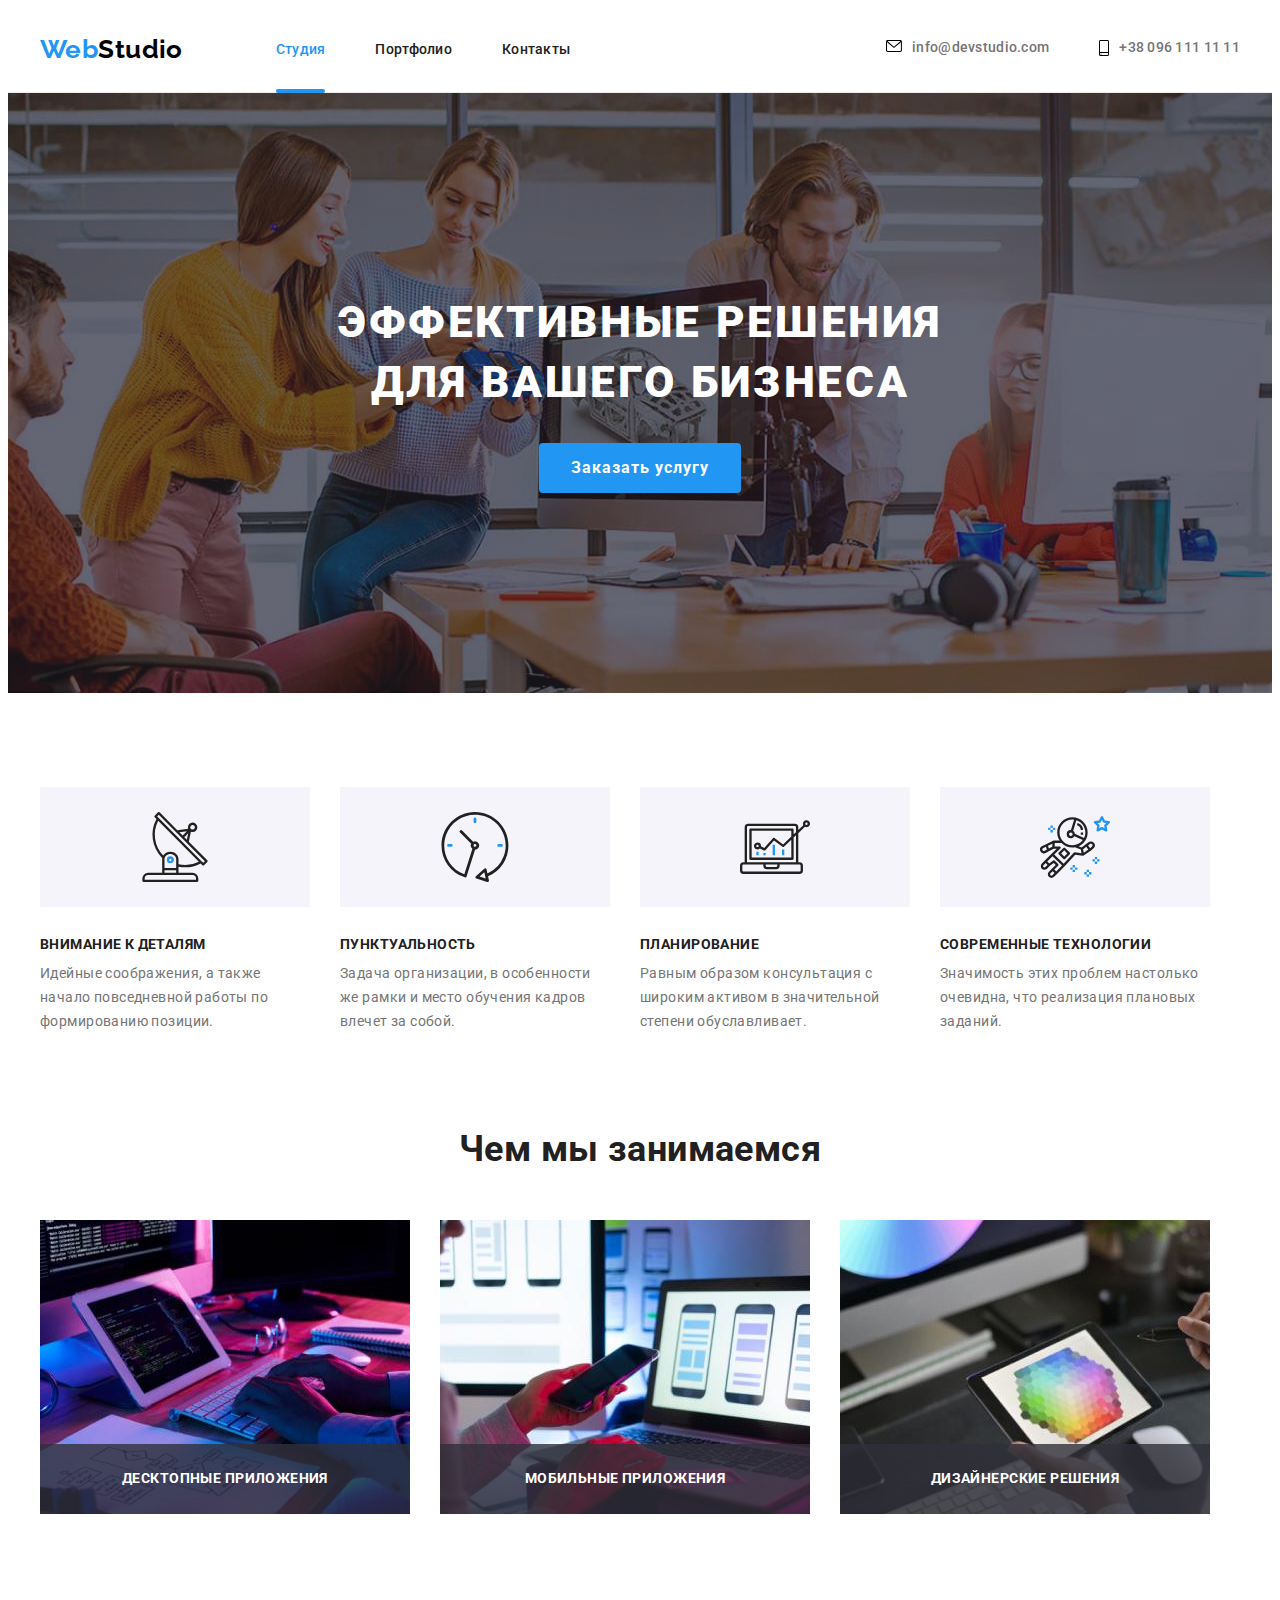
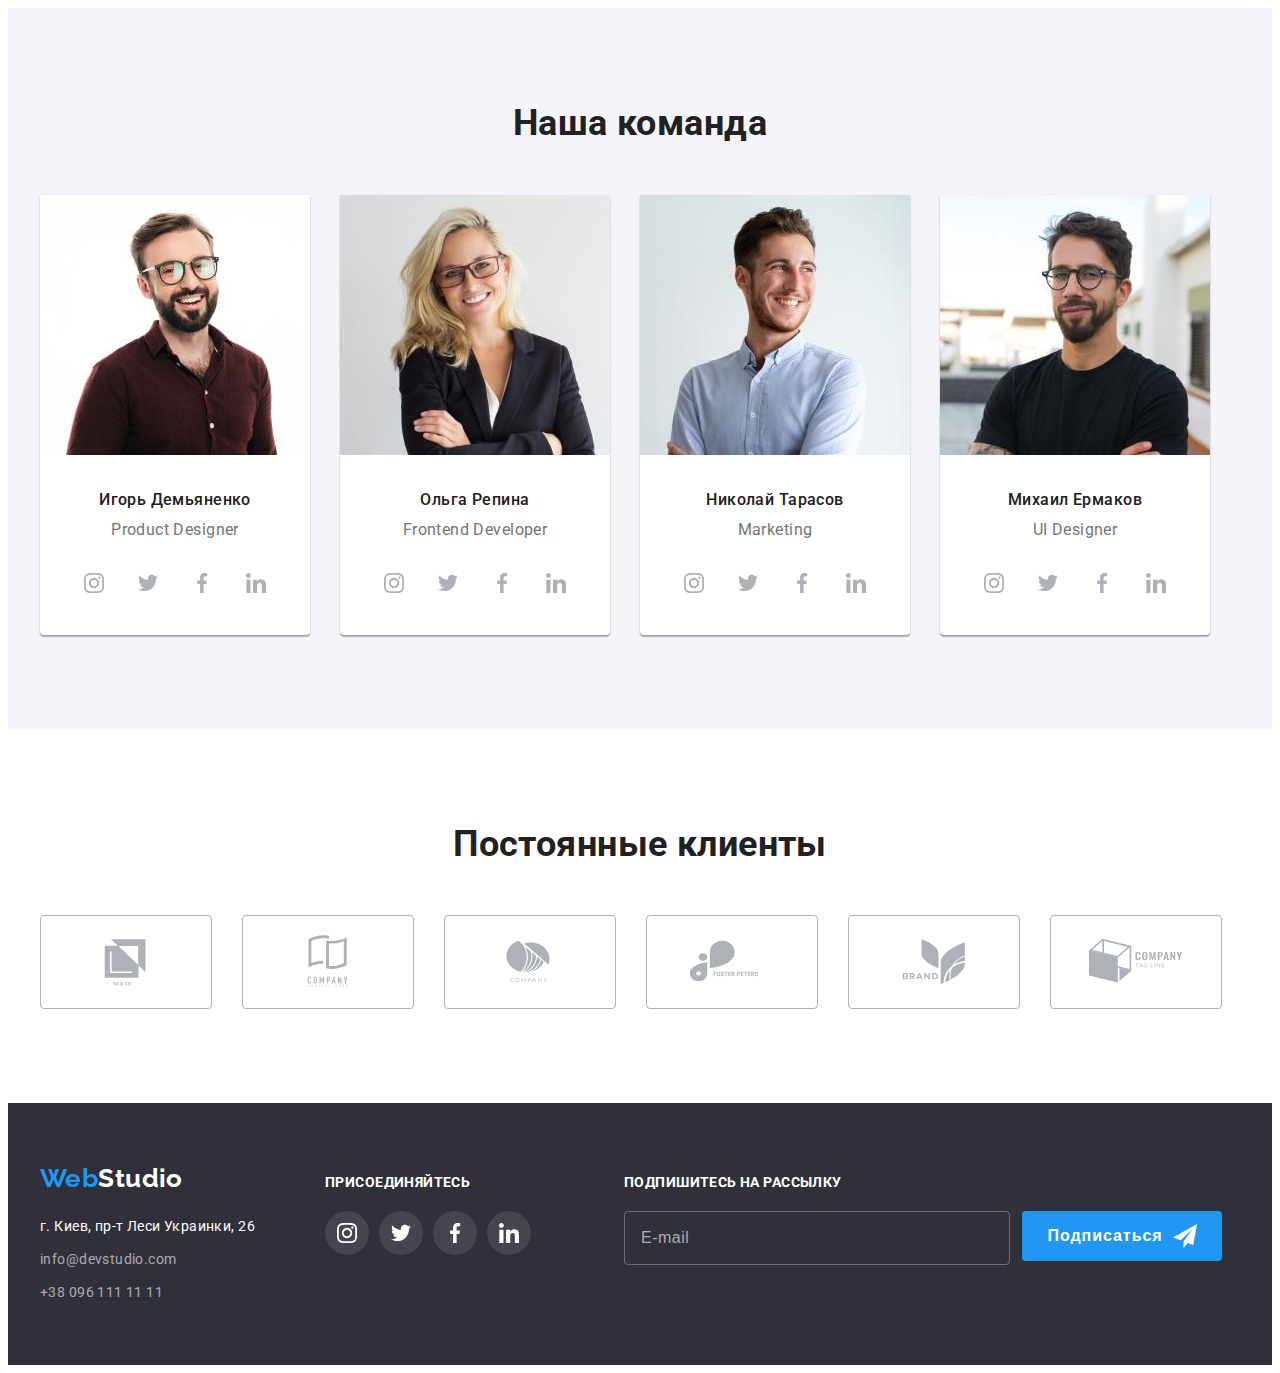
<file: index.html>
<!DOCTYPE html>
<html lang="ru">
<head>
    <meta charset="UTF-8">
    <meta http-equiv="X-UA-Compatible" content="IE=edge">
    <meta name="viewport" content="width=<device-width>, initial-scale=1.0">
    <title>WebStudio</title>
    <link rel="preconnect" href="https://fonts.googleapis.com">
    <link rel="preconnect" href="https://fonts.gstatic.com" crossorigin>
    <link href="https://fonts.googleapis.com/css2?family=Raleway:wght@700&family=Roboto:wght@400;500;700;900&display=swap"
        rel="stylesheet">
    <link rel="stylesheet" href="https://cdnjs.cloudflare.com/ajax/libs/modern-normalize/1.1.0/modern-normalize.min.css"
        integrity="sha512-wpPYUAdjBVSE4KJnH1VR1HeZfpl1ub8YT/NKx4PuQ5NmX2tKuGu6U/JRp5y+Y8XG2tV+wKQpNHVUX03MfMFn9Q=="
        crossorigin="anonymous" referrerpolicy="no-referrer" />
    <link rel="stylesheet" href="./css/styles.css">
</head>
<body>
    <header>
        <div class="container header-container">
            <nav class="navigation">
                <a href="./index.html" class="logo"><p lang="en"><span class="logo-text-blu">Web</span>Studio</p></a>
                <ul class="list-nav list">
                    <li class="nav-item"><a href="./index.html" class="link-nav link primary-link">Студия</a></li>
                    <li class="nav-item"><a href="./portfolio.html" class="link-nav link">Портфолио</a></li>
                    <li class="nav-item"><a href=""  class="link-nav link">Контакты</a></li>
                </ul>
            </nav>
            <ul class="list-nav list header-contacts">
                <li>
                    <a href="mailto:info@devstudio.com" class="contact link mail">
                        <svg class="mail-icon" width="16" height="12">
                            <use href="./images/symbol-defs.svg#icon-mail"></use>
                        </svg>
                        info@devstudio.com
                    </a>
                </li>
                <li>
                    <a href="tel:+380961111111" class="contact link tel">
                        <svg class="tel-icon" width="10" height="16">
                            <use href="./images/symbol-defs.svg#icon-telephone"></use>
                        </svg>
                        +38 096 111 11 11
                    </a>
                </li>
            </ul>
        </div>
    </header>
    <main>
        <section class="hero">
            <div class="hero-container">
            <h1 class="hero-title">Эффективные решения для вашего бизнеса</h1>
            <button type="button" class="hero-button" data-modal-open>Заказать услугу</button>
            </div>
        </section>
        <section class="advantage-section">
            <div class="container">
            <h2 hidden>Преимущества</h2>
            <ul class="list advantage">
                <li class="advantage-list">
                    <h3 class="advantage-title">Внимание к деталям</h3>
                    <p>Идейные соображения, а также начало повседневной работы по формированию позиции.</p>
                </li>
                <li class="advantage-list">
                    <h3 class="advantage-title">Пунктуальность</h3>
                    <p>Задача организации, в особенности же рамки и место обучения кадров влечет за собой.</p>
                </li>
                <li class="advantage-list">
                    <h3 class="advantage-title">Планирование</h3>
                    <p>Равным образом консультация с широким активом в значительной степени обуславливает.</p>
                </li>
                <li class="advantage-list">
                    <h3 class="advantage-title">Современные технологии</h3>
                    <p>Значимость этих проблем настолько очевидна, что реализация плановых заданий.</p>
                </li>
            </ul>
            </div>
        </section>
        <section class="services-section">
            <div class="container">
            <h2 class="section-title">Чем мы занимаемся</h2>
            <ul class="list services-list">
                <li class="services-item">
                    <h3 class="service-title">Десктопные приложения</h3>
                    <img src="./images/img-1.jpg" alt="Разработчик пишет код" width="370" height="294">
                </li>
                <li class="services-item">
                    <h3 class="service-title">Мобильные приложения</h3>
                    <img src="./images/img-2.jpg" alt="Разработчик на ноутбуке прототипирует мобильное приложение" width="370" height="294">
                </li>
                <li class="services-item">
                    <h3 class="service-title">Дизайнерские решения</h3>
                    <img src="./images/img-3.jpg" alt="Дизайнер на планшете подбирает цвет" width="370" height="294">
                </li>
            </ul>
            </div>
        </section>
        <section class="team-section">
            <div class="container">
            <h2 class="section-title">Наша команда</h2>
            <ul class="list team-list">
                <li class="team-items">
                    <img src="./images/team-img-1.jpg" alt="Разработчик 1" width="270" height="260">
                    <div class="team-text">
                        <h3 class="team-title">Игорь Демьяненко</h3>
                        <p lang="en" class="team-paragraf">Product Designer</p>
                        <ul class="team-socials-list list">
                            <li class="team-social-item">
                                <a href="" class="team-social-link link">
                                    <svg class="team-icon" width="20" height="20">
                                    <use href="./images/symbol-defs.svg#icon-instagram"></use>
                                    </svg>
                                </a>
                            </li>
                            <li class="team-social-item">
                                <a href="" class="team-social-link link">
                                    <svg class="team-icon" width="20" height="20">
                                        <use href="./images/symbol-defs.svg#icon-twitter"></use>
                                    </svg>
                                </a>
                            </li>
                            <li class="team-social-item">
                                <a href="" class="team-social-link link">
                                    <svg class="team-icon" width="20" height="20">
                                        <use href="./images/symbol-defs.svg#icon-facebook"></use>
                                    </svg>
                                </a>
                            </li>
                            <li class="team-social-item">
                                <a href="" class="team-social-link link">
                                    <svg class="team-icon" width="20" height="20">
                                        <use href="./images/symbol-defs.svg#icon-linkedin"></use>
                                    </svg>
                                </a>
                            </li>
                        </ul>
                    </div>
                </li>
                <li class="team-items">
                    <img src="./images/team-img-2.jpg" alt="Разработчик 2" width="270" height="260">
                    <div class="team-text">
                    <h3 class="team-title">Ольга Репина</h3>
                    <p lang="en" class="team-paragraf">Frontend Developer</p>
                    <ul class="team-socials-list list">
                        <li class="team-social-item">
                            <a href="" class="team-social-link link">
                                <svg class="team-icon" width="20" height="20">
                                    <use href="./images/symbol-defs.svg#icon-instagram"></use>
                                </svg>
                            </a>
                        </li>
                        <li class="team-social-item">
                            <a href="" class="team-social-link link">
                                <svg class="team-icon" width="20" height="20">
                                    <use href="./images/symbol-defs.svg#icon-twitter"></use>
                                </svg>
                            </a>
                        </li>
                        <li class="team-social-item">
                            <a href="" class="team-social-link link">
                                <svg class="team-icon" width="20" height="20">
                                    <use href="./images/symbol-defs.svg#icon-facebook"></use>
                                </svg>
                            </a>
                        </li>
                        <li class="team-social-item">
                            <a href="" class="team-social-link link">
                                <svg class="team-icon" width="20" height="20">
                                    <use href="./images/symbol-defs.svg#icon-linkedin"></use>
                                </svg>
                            </a>
                        </li>
                    </ul>
                    </div>
                </li>
                <li class="team-items">
                    <img src="./images/team-img-3.jpg" alt="Разработчик 3" width="270" height="260">
                    <div class="team-text">
                    <h3 class="team-title">Николай Тарасов</h3>
                    <p lang="en" class="team-paragraf">Marketing</p>
                    <ul class="team-socials-list list">
                        <li class="team-social-item">
                            <a href="" class="team-social-link link">
                                <svg class="team-icon" width="20" height="20">
                                    <use href="./images/symbol-defs.svg#icon-instagram"></use>
                                </svg>
                            </a>
                        </li>
                        <li class="team-social-item">
                            <a href="" class="team-social-link link">
                                <svg class="team-icon" width="20" height="20">
                                    <use href="./images/symbol-defs.svg#icon-twitter"></use>
                                </svg>
                            </a>
                        </li>
                        <li class="team-social-item">
                            <a href="" class="team-social-link link">
                                <svg class="team-icon" width="20" height="20">
                                    <use href="./images/symbol-defs.svg#icon-facebook"></use>
                                </svg>
                            </a>
                        </li>
                        <li class="team-social-item">
                            <a href="" class="team-social-link link">
                                <svg class="team-icon" width="20" height="20">
                                    <use href="./images/symbol-defs.svg#icon-linkedin"></use>
                                </svg>
                            </a>
                        </li>
                    </ul>
                    </div>
                </li>
                <li class="team-items">
                    <img src="./images/team-img-4.jpg" alt="Разработчик 4" width="270" height="260">
                    <div class="team-text">
                    <h3 class="team-title">Михаил Ермаков</h3>
                    <p lang="en" class="team-paragraf">UI Designer</p>
                    <ul class="team-socials-list list">
                        <li class="team-social-item">
                            <a href="" class="team-social-link link">
                                <svg class="team-icon" width="20" height="20">
                                    <use href="./images/symbol-defs.svg#icon-instagram"></use>
                                </svg>
                            </a>
                        </li>
                        <li class="team-social-item">
                            <a href="" class="team-social-link link">
                                <svg class="team-icon" width="20" height="20">
                                    <use href="./images/symbol-defs.svg#icon-twitter"></use>
                                </svg>
                            </a>
                        </li>
                        <li class="team-social-item">
                            <a href="" class="team-social-link link">
                                <svg class="team-icon" width="20" height="20">
                                    <use href="./images/symbol-defs.svg#icon-facebook"></use>
                                </svg>
                            </a>
                        </li>
                        <li class="team-social-item">
                            <a href="" class="team-social-link link">
                                <svg class="team-icon" width="20" height="20">
                                    <use href="./images/symbol-defs.svg#icon-linkedin"></use>
                                </svg>
                            </a>
                        </li>
                    </ul>
                    </div>
                </li>
            </ul>
            </div>
        </section>
        <section class="clients-section">
            <div class="container">
            <h2 class="section-title">Постоянные клиенты</h2>
            <ul class="list clients-list">
                <li class="client-item">
                    <a href="" class="link client-link">
                    <svg class="" width="106" height="60">
                        <use class="clients-icon" href="./images/symbol-defs.svg#icon-client-1">
                        </use>
                    </svg>
                    </a>
                </li>
                <li class="client-item">
                    <a href="" class="link client-link">
                        <svg class="" width="106" height="60">
                            <use class="clients-icon" href="./images/symbol-defs.svg#icon-client-2">
                            </use>
                        </svg>
                    </a>
                </li>
                <li class="client-item">
                    <a href="" class="link client-link">
                        <svg class="" width="106" height="60">
                            <use class="clients-icon" href="./images/symbol-defs.svg#icon-client-3">
                            </use>
                        </svg>
                    </a>
                </li>
                <li class="client-item">
                    <a href="" class="link client-link">
                        <svg class="" width="106" height="60">
                            <use class="clients-icon" href="./images/symbol-defs.svg#icon-client-4">
                            </use>
                        </svg>
                    </a>
                </li>
                <li class="client-item">
                    <a href="" class="link client-link">
                        <svg class="" width="106" height="60">
                            <use class="clients-icon" href="./images/symbol-defs.svg#icon-client-5">
                            </use>
                        </svg>
                    </a>
                </li>
                <li class="client-item">
                    <a href="" class="link client-link">
                        <svg class="" width="106" height="60">
                            <use class="clients-icon" href="./images/symbol-defs.svg#icon-client-6">
                            </use>
                        </svg>
                    </a>
                </li>
            </ul>
            </div>
        </section>
    </main>
    <footer class="footer">
        <div class="container footer-container">
        <div class="footer-address-container">
        <a href="./index.html" class="logo-footer"><span class="logo-text-blu">Web</span>Studio</a>
        <address>
            <ul class="list">
                <li class="footer-list">
                    <a href="https://goo.gl/maps/zLNUuuCCSBXQonxw8"
                    target="_blank"
                    rel="nooener noreferrer" class="map link"
                    >г. Киев, пр-т Леси Украинки, 26</a>
                </li>
                <li class="footer-list">
                    <a href="mailto:info@devstudio.com" class="contact-footer link">info@devstudio.com</a>
                </li>
                <li class="footer-list">
                    <a href="tel:+380961111111" class="contact-footer link">+38 096 111 11 11</a>
                </li>
            </ul>
        </address>
        </div>
        <div class="footer-social-container">
            <p class="footer-social-text">присоединяйтесь</p>
            <ul class="list footer-social-list">
                <li class="footer-social-item">
                    <a href="" class="link footer-social-link">
                        <svg class="footer-social-icon" width="20" height="20">
                            <use href="./images/symbol-defs.svg#icon-instagram">
                            </use>
                        </svg>
                    </a>
                </li>
                <li class="footer-social-item">
                    <a href="" class="link footer-social-link">
                        <svg class="footer-social-icon" width="20" height="20">
                            <use href="./images/symbol-defs.svg#icon-twitter">
                            </use>
                        </svg>
                    </a>
                </li>
                <li class="footer-social-item">
                    <a href="" class="link footer-social-link">
                        <svg class="footer-social-icon" width="20" height="20">
                            <use href="./images/symbol-defs.svg#icon-facebook">
                            </use>
                        </svg>
                    </a>
                </li>
                <li class="footer-social-item">
                    <a href="" class="link footer-social-link">
                        <svg class="footer-social-icon" width="20" height="20">
                            <use href="./images/symbol-defs.svg#icon-linkedin">
                            </use>
                        </svg>
                    </a>
                </li>
            </ul>
        </div>
        <div>
        <p class="footer-form-title">Подпишитесь на рассылку</p>
        <form class="footer-form">
            <!-- <label for="footer-form-email" class="footer-form-text">Подпишитесь на рассылку</label> -->
            <input type="email" name="footer-form-email" placeholder="E-mail" class="footer-form-input">
            <button type="submit" class="footer-form-btn">Подписаться
                <svg class="footer-form-icon" width="24" height="24">
                    <use href="./images/symbol-defs.svg#icon-icon-send"></use>
                </svg>
            </button>
        </form>
        </div>
        </div>
    </footer>
    <div class="backdrop is-hidden" data-modal>
        <div class="modal">
            <button type="button" class="modal-close" data-modal-close>
                <svg class="modal-icon-close" width="11" height="11">
                    <use href="./images/symbol-defs.svg#icon-vector"></use>
                </svg>
            </button>
            <p class="modal-title">Оставьте свои данные, мы вам перезвоним</p>
            <form action="#" class="modal-form">
                <div class="modal-field">
                <label for="name" class="label-text">Имя</label>
                <div class="input-wrap">
                <input type="text" name="user-name" id="name" class="modal-form-input">
                <svg width="18" height="18" class="form-input-icon">
                    <use href="./images/symbol-defs.svg#icon-form-input-name"></use>
                </svg>
                </div>
                </div>
                <div class="modal-field">
                <label for="tel" class="label-text">Телефон</label>
                <div class="input-wrap">
                <input type="tel" name="user-tel" id="tel" class="modal-form-input">
                <svg width="18" height="18" class="form-input-icon">
                    <use href="./images/symbol-defs.svg#icon-form-input-tel"></use>
                </svg>
                </div>
                </div>
                <div class="modal-field">
                <label for="email" class="label-text">Почта</label>
                <div class="input-wrap">
                <input type="email" name="user-email" id="email" class="modal-form-input">
                <svg width="18" height="18" class="form-input-icon">
                    <use href="./images/symbol-defs.svg#icon-form-input-mail"></use>
                </svg>
                </div>
                </div>
                <div class="textarea">
                <label for="textarea" class="label-text">Комментарий</label>
                <textarea name="textarea" id="textarea" class="modal-form-textarea" placeholder="Введите текст"></textarea>
                </div>
                <div class="check">
                    <input type="checkbox" name="policy" id="policy" class="modal-check visually-hidden" >
                    <label for="policy" class="check-text">
                        <span class="check-item">
                        <svg width="11" height="8" class="check-icon">
                            <use href="./images/symbol-defs.svg#icon-check"></use>
                        </svg>
                    </span>
                    Соглашаюсь с рассылкой и принимаю 
                    <a href="" class="check-link"> Условия договора
                    </a>
                    </label>
                </div>
                <button type="submit" class="form-button">Отправить</button>
            </form>
        </div>
    </div>
    <script src="./js/modal.js"></script>
</body>
</html>
</file>
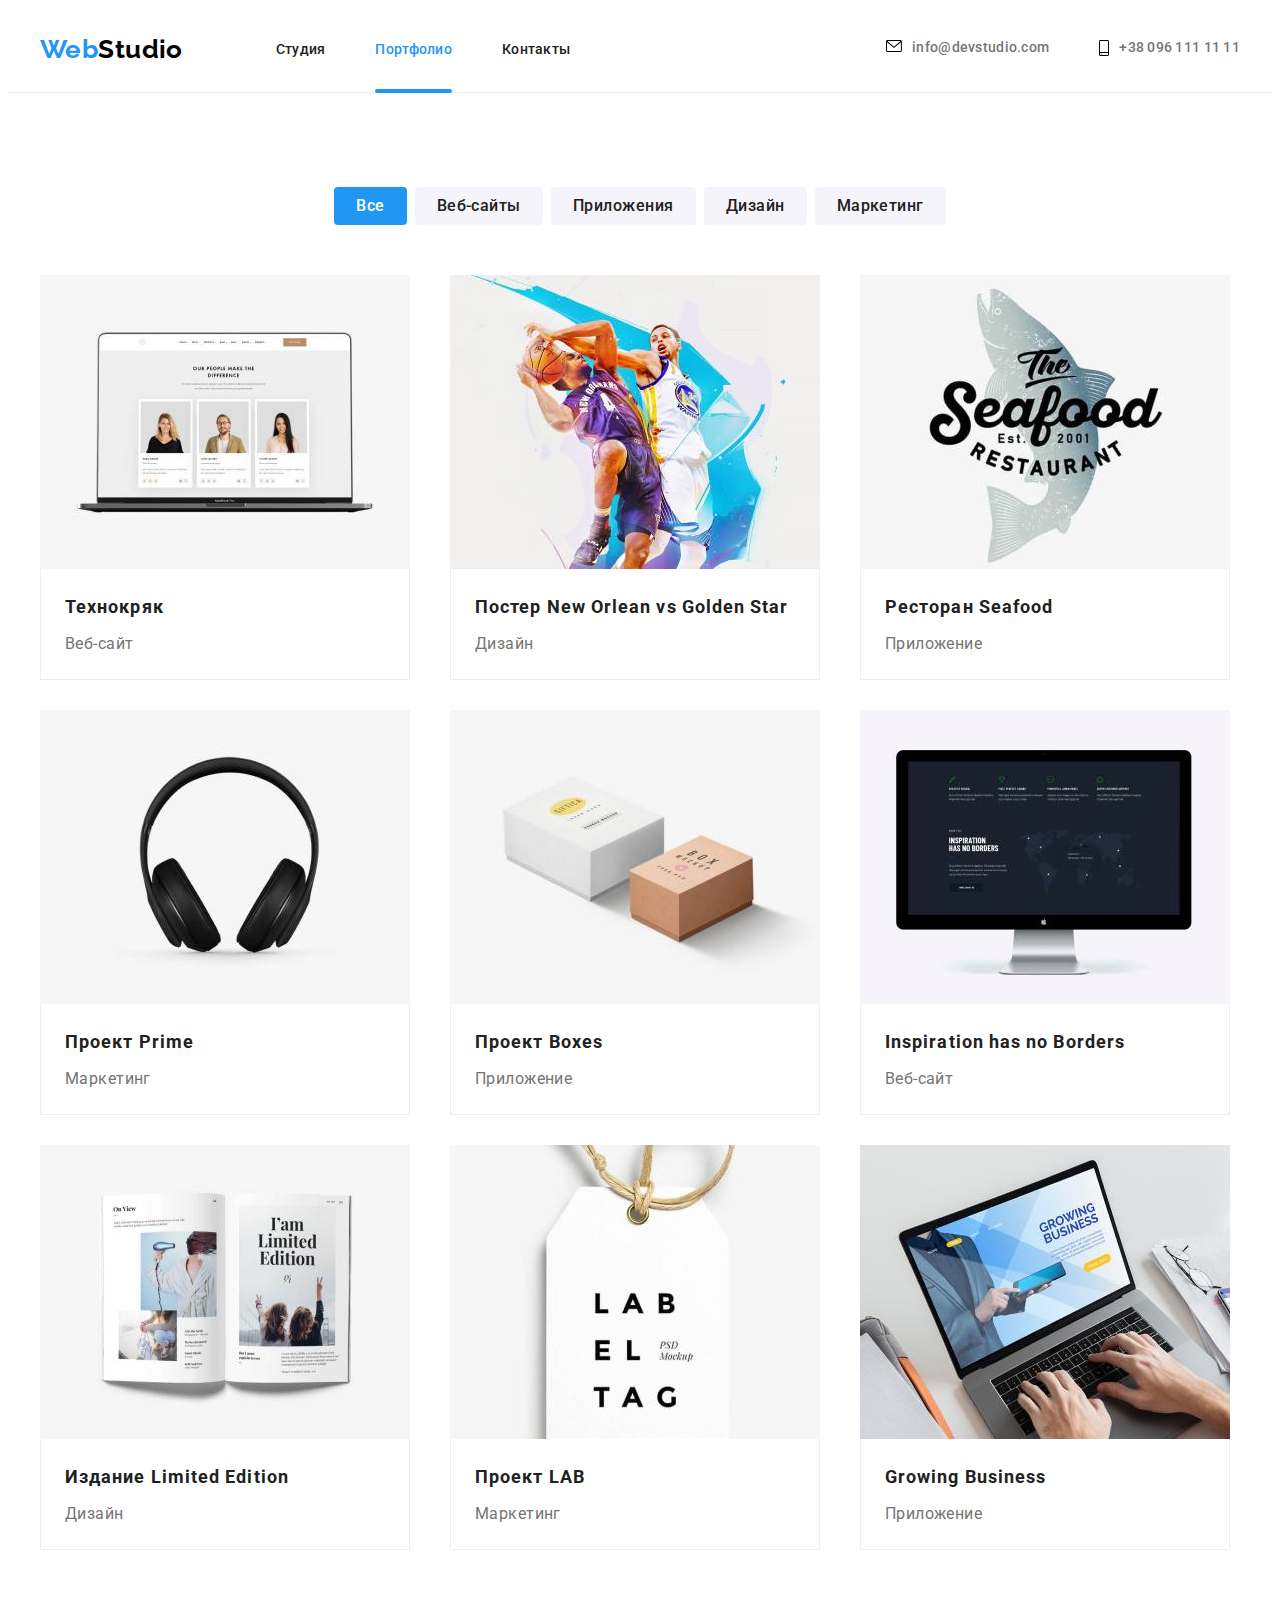
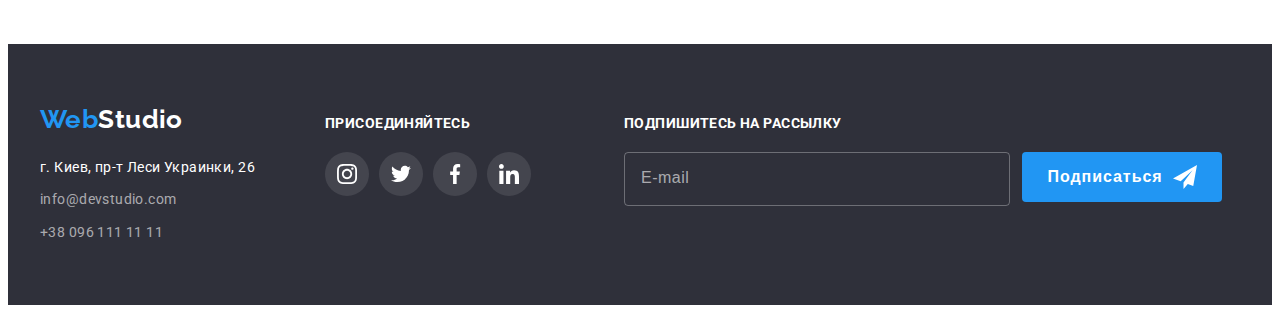
<file: portfolio.html>
<!DOCTYPE html>
<html lang="ru">

<head>
<meta charset="UTF-8">
<meta http-equiv="X-UA-Compatible" content="IE=edge">
<meta name="viewport" content="width=<device-width>, initial-scale=1.0">
<title>WebStudio</title>
<link rel="preconnect" href="https://fonts.googleapis.com">
<link rel="preconnect" href="https://fonts.gstatic.com" crossorigin>
<link href="https://fonts.googleapis.com/css2?family=Raleway:wght@700&family=Roboto:wght@400;500;700;900&display=swap"
    rel="stylesheet">
<link rel="stylesheet" href="https://cdnjs.cloudflare.com/ajax/libs/modern-normalize/1.1.0/modern-normalize.min.css"
    integrity="sha512-wpPYUAdjBVSE4KJnH1VR1HeZfpl1ub8YT/NKx4PuQ5NmX2tKuGu6U/JRp5y+Y8XG2tV+wKQpNHVUX03MfMFn9Q=="
    crossorigin="anonymous" referrerpolicy="no-referrer" />
<link rel="stylesheet" href="./css/styles.css">
</head>

<body>
<header>
    <div class="container header-container">
        <nav class="navigation">
            <a href="./index.html" class="logo">
                <p lang="en"><span class="logo-text-blu">Web</span>Studio</p>
            </a>
            <ul class="list-nav list">
                <li class="nav-item"><a href="./index.html" class="link-nav link">Студия</a></li>
                <li class="nav-item"><a href="./portfolio.html" class="link-nav link primary-link">Портфолио</a></li>
                <li class="nav-item"><a href="" class="link-nav link">Контакты</a></li>
            </ul>
        </nav>
        <ul class="list-nav list header-contacts">
            <li>
                <a href="mailto:info@devstudio.com" class="contact link mail">
                    <svg class="mail-icon" width="16" height="12">
                        <use href="./images/symbol-defs.svg#icon-mail"></use>
                    </svg>
                    info@devstudio.com
                </a>
            </li>
            <li>
                <a href="tel:+380961111111" class="contact link tel">
                    <svg class="tel-icon" width="10" height="16">
                        <use href="./images/symbol-defs.svg#icon-telephone"></use>
                    </svg>
                    +38 096 111 11 11
                </a>
            </li>
        </ul>
    </div>
</header>
    <main>
        <section class="portfolio-section">
        <div class="container">
            <h1 hidden>Портфолио</h1>
            <ul class="list button-list">
                <li>
                    <button type="button" class=" button primary-button">Все</button>
                </li>
                <li>
                    <button type="button" class="button">Веб-сайты</button>
                </li>
                <li>
                    <button type="button" class="button">Приложения</button>
                </li>
                <li>
                    <button type="button" class="button">Дизайн</button>
                </li>
                <li>
                    <button type="button" class="button last-child">Маркетинг</button>
                </li>
            </ul>
            <ul class="list card-list">
                <li class="card-items">
                    <a href="" class="link card-link">
                    <div class="top-card">
                    <img src="./images/img-portfolio-1.jpg" alt="Ноутбук с изображением команды" width="370" height="294">
                    <p class="card-top-text">Технокряк это современная площадка распространения коронавируса. Компании используют эту платформу для цифрового шпионажа и атак на защищённые сервера конкурентов.</p>
                    </div>
                    <div class="card-text">
                    <h2 class="portfolio-title">Технокряк</h2>
                    <p class="portfolio-text">Веб-сайт</p>
                    </div>
                    </a>
                </li>
                <li class="card-items">
                    <a href="" class="link card-link">
                    <div class="top-card">
                    <img src="./images/img-portfolio-2.jpg" alt="Игра в баскетбол" width="370" height="294">
                    <p class="card-top-text">Технокряк это современная площадка распространения коронавируса. Компании используют эту платформу для цифрового шпионажа и атак на защищённые сервера конкурентов.</p>
                    </div>
                    <div class="card-text">
                    <h2 class="portfolio-title">Постер New Orlean vs Golden Star</h2>
                    <p class="portfolio-text">Дизайн</p>
                    </div>
                    </a>
                </li>
                <li class="card-items">
                    <a href="" class="link card-link">
                    <div class="top-card">
                    <img src="./images/img-portfolio-3.jpg" alt="Лого ресторана на фоне рыбы" width="370" height="294">
                    <p class="card-top-text">Технокряк это современная площадка распространения коронавируса. Компании используют эту платформу для цифрового шпионажа и атак на защищённые сервера конкурентов.</p>
                    </div>
                    <div class="card-text">
                    <h2 class="portfolio-title">Ресторан Seafood</h2>
                    <p class="portfolio-text">Приложение</p>
                    </div>
                    </a>
                </li>
                <li class="card-items">
                    <a href="" class="link card-link">
                    <div class="top-card">
                    <img src="./images/img-portfolio-4.jpg" alt="Черные наушники" width="370" height="294">
                    <p class="card-top-text">Технокряк это современная площадка распространения коронавируса. Компании используют эту платформу для цифрового шпионажа и атак на защищённые сервера конкурентов.</p>
                    </div>
                    <div class="card-text">
                    <h2 class="portfolio-title">Проект Prime</h2>
                    <p class="portfolio-text">Маркетинг</p>
                    </div>
                    </a>
                </li>
                <li class="card-items">
                    <a href="" class="link card-link">
                    <div class="top-card">
                    <img src="./images/img-portfolio-5.jpg" alt="Белая коробка и бежевая" width="370" height="294">
                    <p class="card-top-text">Технокряк это современная площадка распространения коронавируса. Компании используют эту платформу для цифрового шпионажа и атак на защищённые сервера конкурентов.</p>
                    </div>
                    <div class="card-text">
                    <h2 class="portfolio-title">Проект Boxes</h2>
                    <p class="portfolio-text">Приложение</p>
                    </div>
                    </a>
                </li>
                <li class="card-items">
                    <a href="" class="link card-link">
                    <div class="top-card">
                    <img src="./images/img-portfolio-6.jpg" alt="Монитор с изображением сайта" width="370" height="294">
                    <p class="card-top-text">Технокряк это современная площадка распространения коронавируса. Компании используют эту платформу для цифрового шпионажа и атак на защищённые сервера конкурентов.</p>
                    </div>
                    <div class="card-text">
                    <h2 class="portfolio-title">Inspiration has no Borders</h2>
                    <p class="portfolio-text">Веб-сайт</p>
                    </div>
                    </a>
                </li>
                <li class="card-items">
                    <a href="" class="link card-link">
                    <div class="top-card">
                    <img src="./images/img-portfolio-7.jpg" alt="Разворот журнала" width="370" height="294">
                    <p class="card-top-text">Технокряк это современная площадка распространения коронавируса. Компании используют эту платформу для цифрового шпионажа и атак на защищённые сервера конкурентов.</p>
                    </div>
                    <div class="card-text">
                    <h2 class="portfolio-title">Издание Limited Edition</h2>
                    <p class="portfolio-text">Дизайн</p>
                    </div>
                    </a>
                </li>
                <li class="card-items">
                    <a href="" class="link card-link">
                    <div class="top-card">
                    <img src="./images/img-portfolio-8-1.jpg" alt="Белая бирка на шнурке с надписью" width="370" height="294">
                    <p class="card-top-text">Технокряк это современная площадка распространения коронавируса. Компании используют эту платформу для цифрового шпионажа и атак на защищённые сервера конкурентов.</p>
                    </div>
                    <div class="card-text">
                    <h2 class="portfolio-title">Проект LAB</h2>
                    <p class="portfolio-text">Маркетинг</p>
                    </div>
                    </a>
                </li>
                <li class="card-items">
                    <a href="" class="link card-link">
                    <div class="top-card">
                    <img src="./images/img-portfolio-9.jpg" alt="Разработчик на ноутбуке делает приложение" width="370" height="294">
                    <p class="card-top-text">Технокряк это современная площадка распространения коронавируса. Компании используют эту платформу для цифрового шпионажа и атак на защищённые сервера конкурентов.</p>
                    </div>
                    <div class="card-text">
                    <h2 class="portfolio-title">Growing Business</h2>
                    <p class="portfolio-text">Приложение</p>
                    </div>
                    </a>
                </li>
            </ul>
        </div>
        </section>
    </main>
<footer class="footer">
    <div class="container footer-container">
        <div class="footer-address-container">
            <a href="./index.html" class="logo-footer"><span class="logo-text-blu">Web</span>Studio</a>
            <address>
                <ul class="list">
                    <li class="footer-list">
                        <a href="https://goo.gl/maps/zLNUuuCCSBXQonxw8" target="_blank" rel="nooener noreferrer"
                            class="map link">г. Киев, пр-т Леси Украинки, 26</a>
                    </li>
                    <li class="footer-list">
                        <a href="mailto:info@devstudio.com" class="contact-footer link">info@devstudio.com</a>
                    </li>
                    <li class="footer-list">
                        <a href="tel:+380961111111" class="contact-footer link">+38 096 111 11 11</a>
                    </li>
                </ul>
            </address>
        </div>
        <div class="footer-social-container">
            <p class="footer-social-text">присоединяйтесь</p>
            <ul class="list footer-social-list">
                <li class="footer-social-item">
                    <a href="" class="link footer-social-link">
                        <svg class="footer-social-icon" width="20" height="20">
                            <use href="./images/symbol-defs.svg#icon-instagram">
                            </use>
                        </svg>
                    </a>
                </li>
                <li class="footer-social-item">
                    <a href="" class="link footer-social-link">
                        <svg class="footer-social-icon" width="20" height="20">
                            <use href="./images/symbol-defs.svg#icon-twitter">
                            </use>
                        </svg>
                    </a>
                </li>
                <li class="footer-social-item">
                    <a href="" class="link footer-social-link">
                        <svg class="footer-social-icon" width="20" height="20">
                            <use href="./images/symbol-defs.svg#icon-facebook">
                            </use>
                        </svg>
                    </a>
                </li>
                <li class="footer-social-item">
                    <a href="" class="link footer-social-link">
                        <svg class="footer-social-icon" width="20" height="20">
                            <use href="./images/symbol-defs.svg#icon-linkedin">
                            </use>
                        </svg>
                    </a>
                </li>
            </ul>
        </div>
        <div>
            <h2 class="footer-form-title">Подпишитесь на рассылку</h2>
            <form class="footer-form">
                <!-- <label for="footer-form-email" class="footer-form-text">Подпишитесь на рассылку</label> -->
                <input type="email" name="footer-form-email" placeholder="E-mail" class="footer-form-input">
                <button type="submit" class="footer-form-btn">Подписаться
                    <svg class="footer-form-icon" width="24" height="24">
                        <use href="./images/symbol-defs.svg#icon-icon-send"></use>
                    </svg>
                </button>
            </form>
        </div>
    </div>
</footer>
</body>

</html>
</file>
<file: css/styles.css>
/*main black #757575
second black #212121
third black #000000
main white #ffffff
second white rgba(255, 255, 255, 0.6)
active blu #2196F3
back-ground white #ffffff
back-ground black #2F303A
back-ground grey #F5F4FA */

:root {
  --active-blu: #2196f3;
  --main-black: #757575;
  --second-black: #212121;
  --main-white: #ffffff;
  --back-ground-black: #2f303a;
  --back-ground-grey: #f5f4fa;
}

p,
h1,
h2,
h3,
h4,
h5,
h6 {
  margin: 0;
}

ul {
  margin: 0;
  padding: 0;
}

button {
  cursor: pointer;
}

.container {
  width: 1200px;
  padding-left: 15px;
  padding-right: 15px;
  margin-left: auto;
  margin-right: auto;
}

body {
  font-family: "Roboto", sans-serif;
  font-weight: 400;
  font-size: 14px;
  line-height: 1.71;
  letter-spacing: 0.03em;
  background-color: var(--main-white);
  color: var(--main-black);
}

.list {
  list-style: none;
}

.link {
  text-decoration: none;
}

/* logo */

.logo {
  text-decoration: none;
  color: #000000;
  font-family: "Raleway", sans-serif;
  font-weight: 700;
  font-size: 26px;
  line-height: 1.19;
  margin-right: 93px;
  padding-bottom: 25px;
  padding-top: 24px;
}

.logo-text-blu {
  color: var(--active-blu);
}

/* site navigation*/

.link:hover,
.link:focus {
  color: var(--active-blu);
}

.navigation {
  display: flex;
  align-items: center;
}

header {
  border-bottom: 1px solid #ececec;
}

.header-container {
  display: flex;
  align-items: center;
}

img {
  display: block;
  max-width: 100%;
  max-height: auto;
}

.list-nav {
  font-weight: 500;
  line-height: 1.14;
  letter-spacing: 0.02em;
  display: flex;
  padding: 32px 0;
}

.nav-item:not(:last-child) {
  margin-right: 50px;
}

.link-nav {
  color: var(--second-black);
  position: relative;
  transition: color 250ms cubic-bezier(0.4, 0, 0.2, 1);
}

.header-contacts {
  margin-left: auto;
}

.contact {
  color: var(--main-black);
  display: inline-flex;
  transition: color 250ms cubic-bezier(0.4, 0, 0.2, 1);
}

.tel {
  margin-left: 50px;
  align-items: center;
}

.mail-icon {
  margin-right: 10px;
}

.mail:hover .mail-icon,
.mail:focus .mail-icon {
  fill: var(--active-blu);
  transition: fill 250ms cubic-bezier(0.4, 0, 0.2, 1);
}

.tel-icon {
  margin-right: 10px;
}

.tel:hover .tel-icon,
.tel:focus .tel-icon {
  fill: var(--active-blu);
  transition: fill 250ms cubic-bezier(0.4, 0, 0.2, 1);
}

.primary-link {
  color: var(--active-blu);
}

.primary-link::after {
  content: "";
  width: 100%;
  height: 4px;
  background-color: var(--active-blu);
  display: block;
  border-radius: 2px;
  position: absolute;
  margin-top: 31px;
}

/* hero */

.hero {
  background-color: var(--back-ground-black);
  background-image: linear-gradient(
      rgba(47, 48, 58, 0.4),
      rgba(47, 48, 58, 0.4)
    ),
    url(../images/img-bg.jpg);
  background-repeat: no-repeat;
  background-position: center;
  background-size: 1600px;
}

.hero-container {
  padding-top: 200px;
  padding-bottom: 200px;
}

.hero-title {
  text-transform: uppercase;
  font-weight: 900;
  font-size: 44px;
  line-height: 1.36;
  letter-spacing: 0.06em;
  color: var(--main-white);
  text-align: center;
  width: 696px;
  margin-right: auto;
  margin-left: auto;
}

/* section */

.section-title {
  font-weight: 700;
  font-size: 36px;
  line-height: 1.17;
  text-align: center;
  color: var(--second-black);
  margin-bottom: 50px;
}

/* advantage-ssection */

.advantage-section {
  padding: 94px 0;
}

.advantage {
  display: flex;
}

.advantage-list {
  margin-right: 30px;
  width: 270px;
}

.advantage-list::before {
  content: "";
  height: 120px;
  display: block;
  background-color: #f5f4fa;
  margin-bottom: 30px;
  background-repeat: no-repeat;
  background-position: center;
}

.advantage-list:nth-child(1)::before {
  background-image: url(../images/antenna.svg);
}

.advantage-list:nth-child(2)::before {
  background-image: url(../images/clock.svg);
}

.advantage-list:nth-child(3)::before {
  background-image: url(../images/diagram.svg);
}

.advantage-list:nth-child(4)::before {
  background-image: url(../images/astronaut.svg);
}

.advantage-title {
  text-transform: uppercase;
  font-size: 14px;
  font-weight: 700;
  line-height: 1.14;
  color: var(--second-black);
  width: 270px;
  margin-bottom: 10px;
}

/* services-section */

.services-section {
  padding-bottom: 94px;
}

.services-list {
  display: flex;
}

.services-item {
  position: relative;
}

.services-item:not(:last-child) {
  margin-right: 30px;
}

.service-title {
  font-weight: 700;
  font-size: 14px;
  line-height: 1.14;
  text-align: center;
  letter-spacing: 0.03em;
  text-transform: uppercase;
  color: var(--main-white);
  background-color: rgba(47, 48, 58, 0.8);

  padding-top: 27px;
  padding-bottom: 27px;
  position: absolute;
  width: 100%;
  bottom: 0;
}

/* team-section */

.team-section {
  background-color: var(--back-ground-grey);
  padding: 94px 0;
}

.team-list {
  display: flex;
}

.team-items {
  background-color: var(--main-white);
  border-radius: 0 0 4px 4px;
  box-shadow: 0px 1px 3px rgba(0, 0, 0, 0.12), 0px 1px 1px rgba(0, 0, 0, 0.14),
    0px 2px 1px rgba(0, 0, 0, 0.2);
}

.team-items:not(:last-child) {
  margin-right: 30px;
}

.team-text {
  padding: 30px 0;
}

.team-title {
  font-weight: 500;
  font-size: 16px;
  line-height: 1.9;
  color: var(--second-black);
  text-align: center;
}

.team-paragraf {
  font-size: 16px;
  line-height: 1.9;
  text-align: center;
}

.team-social-item {
  width: 44px;
  height: 44px;
}

.team-social-item:not(:last-child) {
  margin-right: 10px;
}

.team-socials-list {
  display: flex;
  justify-content: center;
  margin-top: 16px;
}

.team-social-link {
  background-color: var(--main-white);
  width: 100%;
  height: 100%;
  display: flex;
  border-radius: 50%;
  fill: #afb1b8;
  justify-content: center;
  align-items: center;
  transition: fill 250ms cubic-bezier(0.4, 0, 0.2, 1),
    background-color 250ms cubic-bezier(0.4, 0, 0.2, 1);
}

.team-social-link:hover,
.team-social-link:focus {
  fill: #ffffff;
  background-color: var(--active-blu);
}

/* clients-section*/

.clients-section {
  padding: 94px 0;
}

.clients-list {
  display: flex;
}

.client-link {
  display: flex;
  width: 170px;
  height: 92px;
  border: 1px solid #afb1b8;
  border-radius: 4px;
  align-items: center;
  justify-content: center;
  transition: border-color 250ms cubic-bezier(0.4, 0, 0.2, 1);
}

.client-item {
  margin-right: 30px;
}

.client-link:hover,
.client-link:focus {
  border: 1px solid var(--active-blu);
}

.client-link:hover .clients-icon,
.client-link:focus .clients-icon {
  fill: var(--active-blu);
}

.clients-icon {
  fill: #afb1b8;
  transition: fill 250ms cubic-bezier(0.4, 0, 0.2, 1);
}

/* footer*/

.footer {
  background-color: var(--back-ground-black);
  padding-top: 60px;
  padding-bottom: 60px;
}

.logo-footer {
  text-decoration: none;
  font-family: "Raleway", sans-serif;
  font-weight: 700;
  font-size: 26px;
  line-height: 1.19;
  color: var(--main-white);
}

.footer-list {
  margin-top: 20px;
}

.footer-list:not(:first-child) {
  margin-top: 9px;
}

.map {
  font-style: normal;
  color: var(--main-white);
  transition: color 250ms cubic-bezier(0.4, 0, 0.2, 1);
}

.contact-footer {
  font-style: normal;
  color: rgba(255, 255, 255, 0.6);
  transition: color 250ms cubic-bezier(0.4, 0, 0.2, 1);
}

.footer-container {
  display: flex;
  align-items: baseline;
}

.footer-address-container {
  margin-right: 70px;
}

.footer-social-container {
  display: inline-block;
  margin-right: 93px;
}

.footer-social-text {
  font-weight: 700;
  font-size: 14px;
  line-height: 1.14;
  letter-spacing: 0.03em;
  text-transform: uppercase;
  color: var(--main-white);
  margin-bottom: 20px;
}

.footer-social-item {
  width: 44px;
  height: 44px;
}

.footer-social-item:not(:last-child) {
  margin-right: 10px;
}

.footer-social-list {
  display: flex;
  justify-content: center;
}

.footer-social-link {
  background-color: rgba(255, 255, 255, 0.1);
  width: 100%;
  height: 100%;
  display: flex;
  border-radius: 50%;
  justify-content: center;
  align-items: center;
  transition: background-color 250ms cubic-bezier(0.4, 0, 0.2, 1);
}

.footer-social-link:hover,
.footer-social-link:focus {
  fill: #ffffff;
  background-color: var(--active-blu);
}

.footer-social-icon {
  fill: var(--main-white);
}

.footer-form {
  display: flex;
}

.footer-form-title {
  font-weight: 700;
  font-size: 14px;
  line-height: 1.14;
  letter-spacing: 0.03em;
  text-transform: uppercase;
  color: #ffffff;
  padding-bottom: 20px;
  display: block;
}

.footer-form-input {
  width: 358px;
  height: 50px;
  border: 1px solid rgba(255, 255, 255, 0.3);
  border-radius: 4px;
  background-color: transparent;
  padding-left: 16px;
  padding-right: 10px;
  color: rgba(255, 255, 255, 0.6);
  outline: none;
}

.footer-form-input::placeholder {
  font-weight: 400;
  font-size: 16px;
  line-height: 1.25;
  letter-spacing: 0.03em;
  color: rgba(255, 255, 255, 0.6);
}

.footer-form-input:focus {
  border-color: var(--main-white);
}

.footer-form-btn {
  background-color: var(--active-blu);
  border: none;
  width: 200px;
  height: 50px;
  border-radius: 4px;
  margin-left: 12px;
  font-weight: 700;
  font-size: 16px;
  line-height: 1.86;
  align-items: center;
  text-align: center;
  letter-spacing: 0.06em;
  color: #ffffff;
  padding-top: 10px;
  padding-bottom: 10px;
  display: flex;
  justify-content: center;
}

.footer-form-icon {
  fill: var(--main-white);
  margin-left: 10px;
}

/* buttons */

.hero-button {
  font-family: "Roboto", sans-serif;
  font-style: normal;
  font-weight: 700;
  font-size: 16px;
  line-height: 1.87;
  display: block;
  text-align: center;
  letter-spacing: 0.06em;
  cursor: pointer;
  color: var(--main-white);
  background-color: var(--active-blu);
  margin: 30px auto 0 auto;
  padding: 10px 32px;
  border-radius: 4px;
  border: 0;
}

.button {
  font-family: "Roboto", sans-serif;
  font-style: normal;
  font-weight: 500;
  font-size: 16px;
  line-height: 1.62;
  text-align: center;
  letter-spacing: 0.03em;
  color: var(--second-black);
  background-color: var(--back-ground-grey);
  border: 0;
  border-radius: 4px;
  padding: 6px 22px;
  margin-right: 8px;
  transition: color 250ms cubic-bezier(0.4, 0, 0.2, 1),
    background-color 250ms cubic-bezier(0.4, 0, 0.2, 1),
    box-shadow 250ms cubic-bezier(0.4, 0, 0.2, 1);
}

.last-child {
  margin-right: 0px;
}

.primary-button {
  color: var(--main-white);
  background-color: var(--active-blu);
}

.button:hover,
.button:focus {
  background-color: var(--active-blu);
  color: var(--main-white);
  box-shadow: 0px 3px 1px rgba(0, 0, 0, 0.1), 0px 1px 2px rgba(0, 0, 0, 0.08),
    0px 2px 2px rgba(0, 0, 0, 0.12);

  /* transition: color 250ms cubic-bezier(0.4, 0, 0.2, 1),
    background-color 250ms cubic-bezier(0.4, 0, 0.2, 1),
    box-shadow 250ms cubic-bezier(0.4, 0, 0.2, 1); */
}

/* portfolio*/

.portfolio-section {
  padding-top: 94px;
  padding-bottom: 94px;
}

.button-list {
  display: flex;
  justify-content: center;
  padding-bottom: 50px;
}

.portfolio-title {
  font-weight: 700;
  font-size: 18px;
  line-height: 2;
  letter-spacing: 0.06em;
  color: var(--second-black);
  margin-bottom: 4px;
}

.card-list {
  display: flex;
  flex-wrap: wrap;
  margin-left: -30px;
  margin-top: -30px;
}

.card-link {
  display: inline-block;
}

.card-link:hover,
.card-link:focus {
  box-shadow: 0px 1px 1px rgba(0, 0, 0, 0.12), 0px 4px 4px rgba(0, 0, 0, 0.06),
    1px 4px 6px rgba(0, 0, 0, 0.16);
  transition: box-shadow 250ms cubic-bezier(0.4, 0, 0.2, 1);
}

.card-items {
  margin-left: 30px;
  margin-top: 30px;
  flex-basis: calc(100% / 3 - 30px);
}

.card-link:hover .card-top-text,
.card-link:focus .card-top-text {
  transform: translateY(0);
}

.card-text {
  padding: 20px 24px;
  border: 1px solid #eeeeee;
  border-top: 0;
}

.portfolio-text {
  font-size: 16px;
  line-height: 1.87;
  color: var(--main-black);
}

.top-card {
  position: relative;
  overflow: hidden;
}

.card-top-text {
  font-weight: 400;
  font-size: 18px;
  line-height: 1.56;
  letter-spacing: 0.03em;
  color: var(--main-white);
  background-color: rgba(33, 150, 243, 0.9);
  text-align: left;
  display: block;
  height: 100%;
  top: 0;
  left: 0;
  padding: 63px 24px;
  position: absolute;
  transform: translateY(100%);
  transition: transform 250ms cubic-bezier(0.4, 0, 0.2, 1);
}

/* modal view*/

.backdrop {
  height: 100vh;
  width: 100vw;
  background-color: rgba(0, 0, 0, 0.2);
  position: fixed;
  top: 0;
  transition: opacity 250ms cubic-bezier(0.4, 0, 0.2, 1),
    visibility 250ms cubic-bezier(0.4, 0, 0.2, 1);
}

.backdrop.is-hidden .modal {
  transform: rotate(90deg);
  transition: transform 500ms cubic-bezier(0.4, 0, 0.2, 1);
}

.modal {
  width: 528px;
  min-height: 581px;
  background-color: #ffffff;
  box-shadow: 0px 1px 3px rgba(0, 0, 0, 0.12), 0px 1px 1px rgba(0, 0, 0, 0.14),
    0px 2px 1px rgba(0, 0, 0, 0.2);
  border-radius: 4px;
  position: absolute;
  top: 50%;
  left: 50%;
  transform: rotate(90deg);
  transform: translate(-50%, -50%);
  transition: transform 500ms cubic-bezier(0.4, 0, 0.2, 1);
  padding: 40px;
}

.modal-close {
  width: 30px;
  height: 30px;
  background-color: transparent;
  border: 1px solid hsla(0, 0%, 0%, 0.1);
  border-radius: 50%;
  position: absolute;
  top: 8px;
  right: 8px;
  display: flex;
  align-items: center;
  justify-content: center;
}

.modal-icon-close {
  fill: #000000;
  transition: fill 250ms cubic-bezier(0.4, 0, 0.2, 1);
}

.modal-close:focus .modal-icon-close {
  fill: var(--active-blu);
}

.modal-icon-close:hover,
.modal-icon-close:focus {
  fill: var(--active-blu);
}

.is-hidden {
  visibility: hidden;
  opacity: 0;
  pointer-events: none;
}

.modal-title {
  font-weight: 700;
  font-size: 20px;
  line-height: 1.15;
  text-align: center;
  letter-spacing: 0.03em;
  color: #212121;
  margin-bottom: 12px;
}

.modal-field {
  height: 58px;
  margin-bottom: 10px;
}

.modal-form-input {
  width: 448px;
  height: 40px;
  border: 1px solid rgba(33, 33, 33, 0.2);
  border-radius: 4px;
  color: var(--second-black);
  outline: none;
  display: block;
  padding-left: 42px;
  padding-right: 12px;
  transition: border-color 250ms cubic-bezier(0.4, 0, 0.2, 1);
}

.modal-form-input:focus,
.modal-form-textarea:focus {
  border-color: var(--active-blu);
}

.input-wrap {
  position: relative;
}

.form-input-icon {
  fill: var(--second-black);
  position: absolute;
  left: 12px;
  top: 50%;
  transform: translateY(-50%);
  transition: fill 250ms cubic-bezier(0.4, 0, 0.2, 1);
}

.modal-form-input:focus + .form-input-icon {
  fill: var(--active-blu);
}

.label-text {
  font-weight: 400;
  font-size: 12px;
  line-height: 1.17;
  letter-spacing: 0.01em;
  color: #757575;
  padding-bottom: 4px;
  display: block;
}

.modal-form-textarea {
  width: 448px;
  height: 120px;
  border: 1px solid rgba(33, 33, 33, 0.2);
  border-radius: 4px;
  outline: none;
  padding: 12px 16px;
  transition: border-color 250ms cubic-bezier(0.4, 0, 0.2, 1);
  resize: none;
  display: block;
}

.modal-form-textarea::placeholder {
  font-weight: 400;
  font-size: 12px;
  line-height: 1.17;
  letter-spacing: 0.01em;
  color: rgba(117, 117, 117, 0.5);
}

.check-text {
  font-weight: normal;
  font-size: 14px;
  line-height: 1.71;
  letter-spacing: 0.03em;
  color: var(--main-black);
  display: flex;
  align-items: center;
}

.check {
  margin-top: 20px;
  margin-bottom: 30px;
}

.modal-check {
  display: flex;
}

.check {
  display: block;
}

.check-text {
  display: flex;
  align-items: center;
  justify-content: center;
}

.check-icon {
  fill: #ffffff;
}

.check-link {
  color: var(--active-blu);
  text-decoration: underline;
  margin-left: 4px;
}

.modal-check:checked + .check-text .check-item {
  background-color: var(--active-blu);
  border: none;
}

.visually-hidden {
  display: none;
}

.check-item {
  width: 16px;
  height: 15px;
  border: 1px solid #212121;
  border-radius: 2px;
  display: flex;
  align-items: center;
  justify-content: center;
  margin-right: 7px;
}

.form-button {
  width: 200px;
  height: 50px;
  color: var(--main-white);
  font-weight: bold;
  font-size: 16px;
  line-height: 1.86;
  align-items: center;
  letter-spacing: 0.06em;
  background-color: #2196f3;
  box-shadow: 0px 4px 4px rgba(0, 0, 0, 0.15);
  border-radius: 4px;
  border: 0;
  display: block;
  padding: 0;
  transition: background-color 250ms cubic-bezier(0.4, 0, 0.2, 1);
  margin: 0 auto;
}

.form-button:hover,
.form-button:focus {
  background-color: #188ce8;
}
</file>
